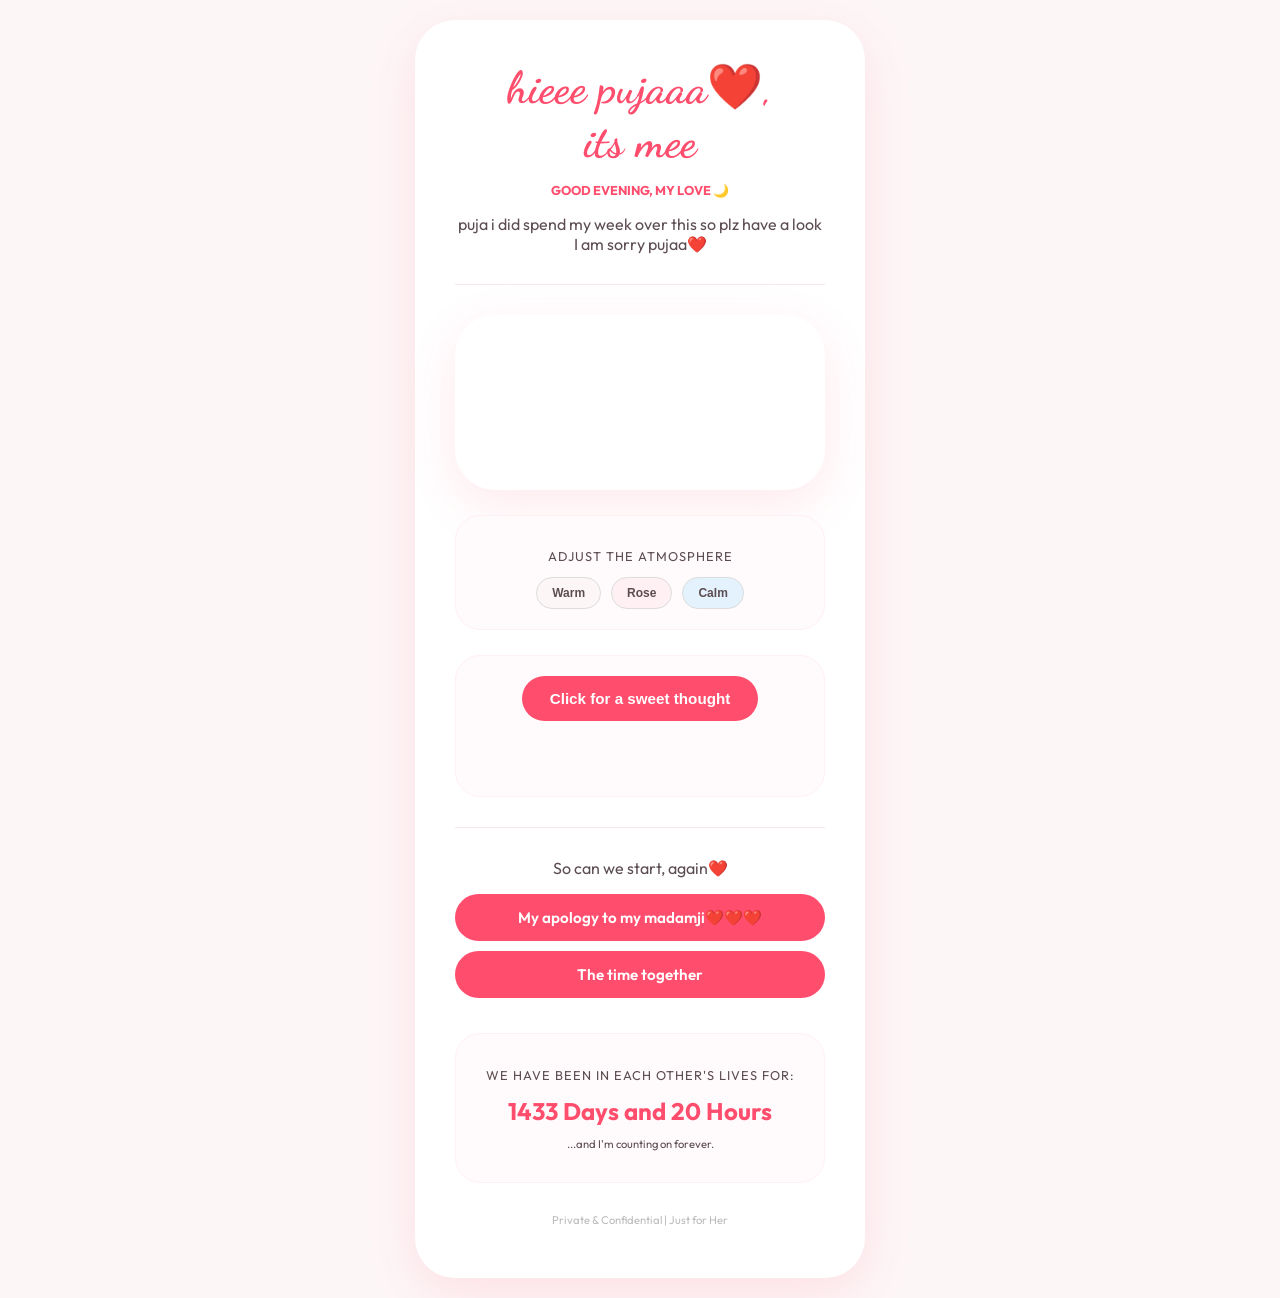
<file: index.html>
<!DOCTYPE html>
<html lang="en">
<head>
    <meta charset="UTF-8">
    <script>function createFloatingHeart() {
    const heart = document.createElement('div');
    heart.innerHTML = '❤️';
    heart.style.position = 'fixed';
    heart.style.bottom = '-20px';
    heart.style.left = Math.random() * 100 + 'vw';
    heart.style.fontSize = (Math.random() * 10 + 10) + 'px';
    heart.style.opacity = Math.random();
    heart.style.transition = 'transform 5s linear, opacity 5s linear';
    heart.style.pointerEvents = 'none';
    heart.style.zIndex = '0'; // Stays behind your content
    document.body.appendChild(heart);

    setTimeout(() => {
        heart.style.transform = `translateY(-110vh) rotate(${Math.random() * 360}deg)`;
        heart.style.opacity = '0';
    }, 100);

    setTimeout(() => heart.remove(), 6000);
}

// Create a new heart every 300ms
setInterval(createFloatingHeart, 300);</script>
    <meta name="viewport" content="width=device-width, initial-scale=1.0">
    <title>A Private Space | For You</title>
    <link rel="stylesheet" href="index.css">
    <link href="https://fonts.googleapis.com/css2?family=Dancing+Script:wght@600&family=Outfit:wght@300;600&display=swap" rel="stylesheet">
</head>
<body>
<div id="loader">
    <div class="heart-pulse">❤️</div>
</div>

    <div class="container">
        <div class="header-section">
            
            <h1>hieee pujaaa❤️,<br> its mee</h1>
            <p id="greeting" style="font-size: 0.8rem; font-weight: bold; color: #ff4d6d; text-transform: uppercase;"></p>
            <p>puja i did spend my week over this so plz have a look<br>I am sorry pujaa❤️</p>
        </div>

        <hr>
        <div class="container">
         <p id="typewriter" style="font-family: 'Dancing Script', cursive; font-size: 1.4rem; color: #ff4d6d; min-height: 50px;"></p>
        </div>  
        <script>const text = "I know things haven't been perfect... but I'm still here, and I'm still yours.";
        let i = 0;

        function typeWriter() {
            if (i < text.length) {
                document.getElementById("typewriter").innerHTML += text.charAt(i);
                i++;
                setTimeout(typeWriter, 100);
            }
        }
        // Start the effect after the page fades in
        window.addEventListener('load', () => setTimeout(typeWriter, 1500));</script>
        <div class="feature-box">
            <p style="font-size: 0.8rem; text-transform: uppercase; letter-spacing: 1px;">Adjust the Atmosphere</p>
            <div class="mood-btns">
                <button class="mood-btn" onclick="changeMood('#fdf6f7')" style="background: #fdf6f7; color: #5c4d51; border: 1px solid #ddd;">Warm</button>
                <button class="mood-btn" onclick="changeMood('#fff0f3')" style="background: #fff0f3; color: #5c4d51; border: 1px solid #ddd;">Rose</button>
                <button class="mood-btn" onclick="changeMood('#e3f2fd')" style="background: #e3f2fd; color: #5c4d51; border: 1px solid #ddd;">Calm</button>
            </div>
        </div>

        <div class="feature-box">
            <button onclick="showCompliment()">Click for a sweet thought</button>
            <p id="compliment-text" style="margin-top: 15px; font-style: italic; color: #ff4d6d; min-height: 24px;"></p>
        </div>


        <hr>

        <div class="nav-menu">
            <p>So can we start, again❤️</p>
            <a href="apology.html" class="btn main-btn">My apology to my madamji❤️❤️❤️</a>
            <a href="memories.html" class="btn main-btn">The time together</a>
            
        </div>
         <div class="feature-box">
            <p style="font-size: 0.8rem; letter-spacing: 1px;">WE HAVE BEEN IN EACH OTHER'S LIVES FOR:</p>
            <div id="together-counter" style="font-size: 1.5rem; font-weight: bold; color: #ff4d6d;"></div>
            <p style="font-size: 0.7rem;">...and I'm counting on forever.</p>
        </div>
        <footer>
            <p>Private & Confidential | Just for Her</p>
        </footer>
    </div>
    

    <script src="script.js"></script>
</body>
</html>
</file>
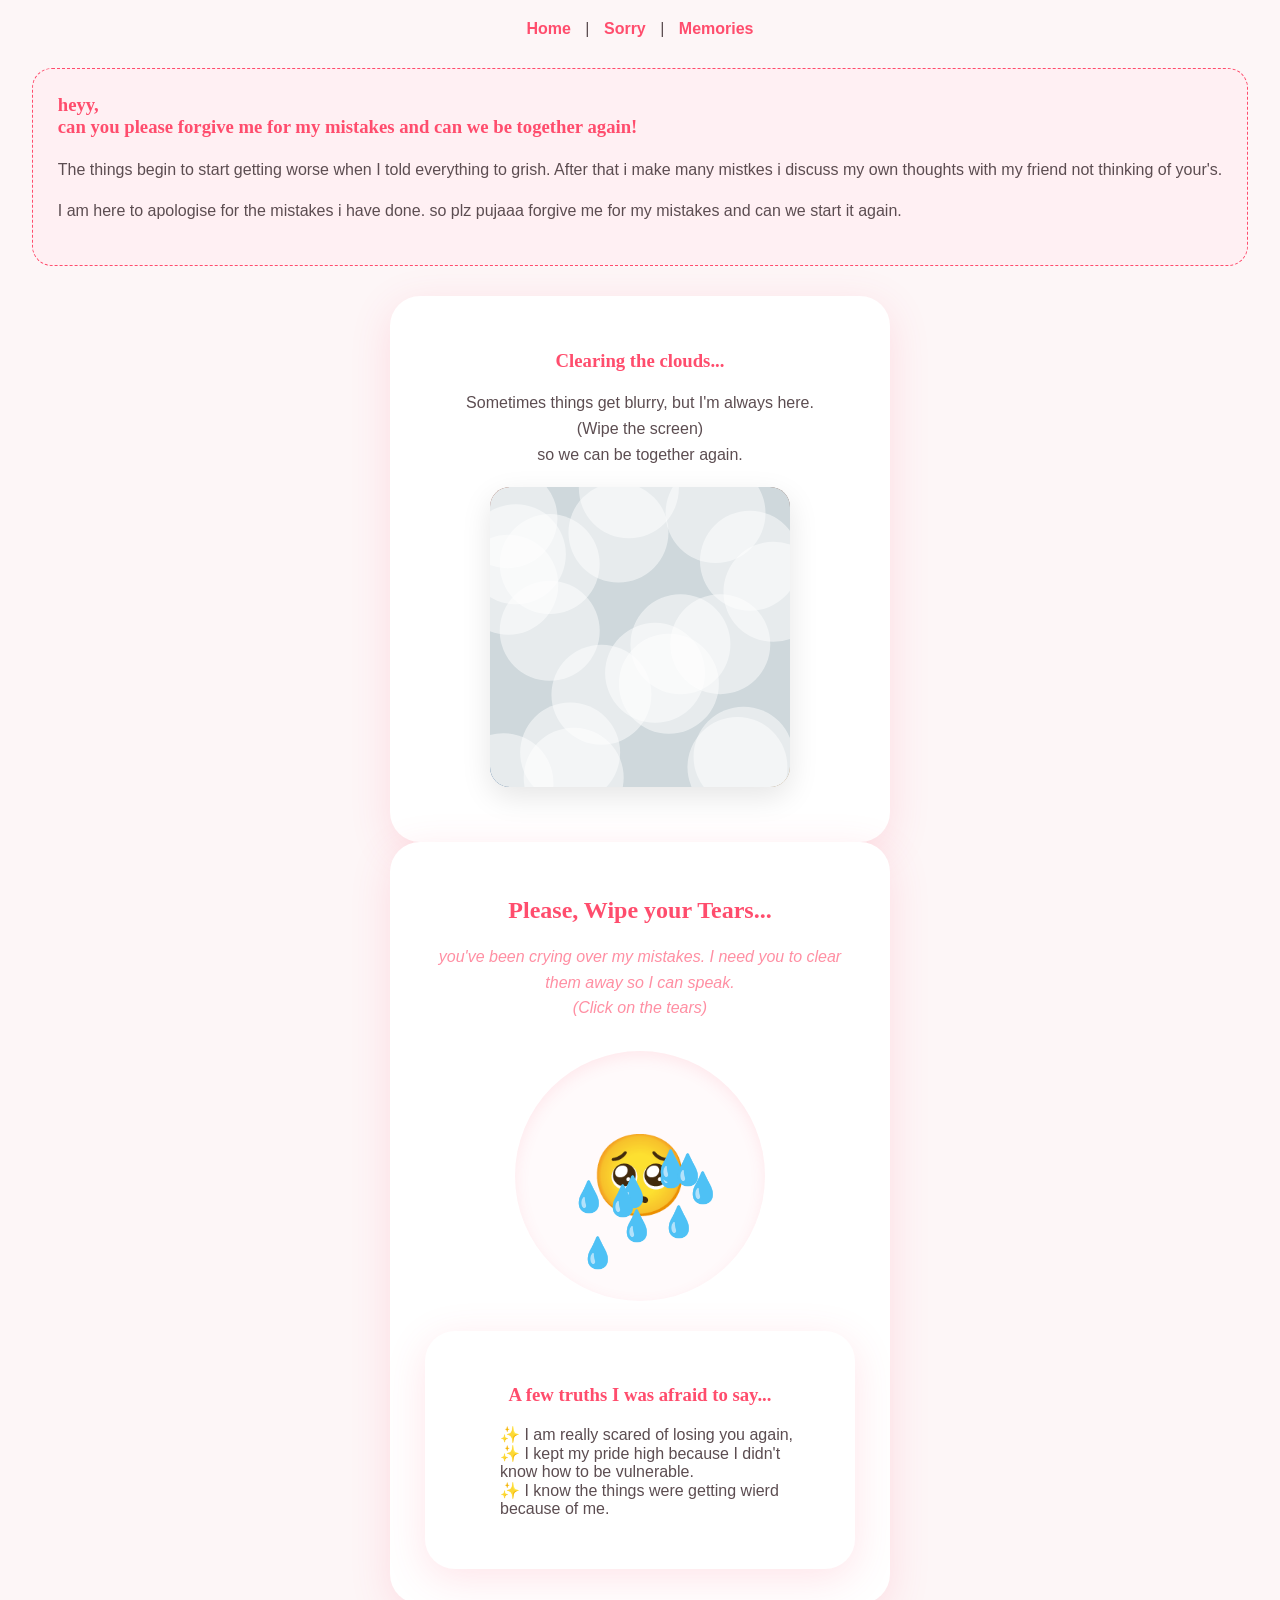
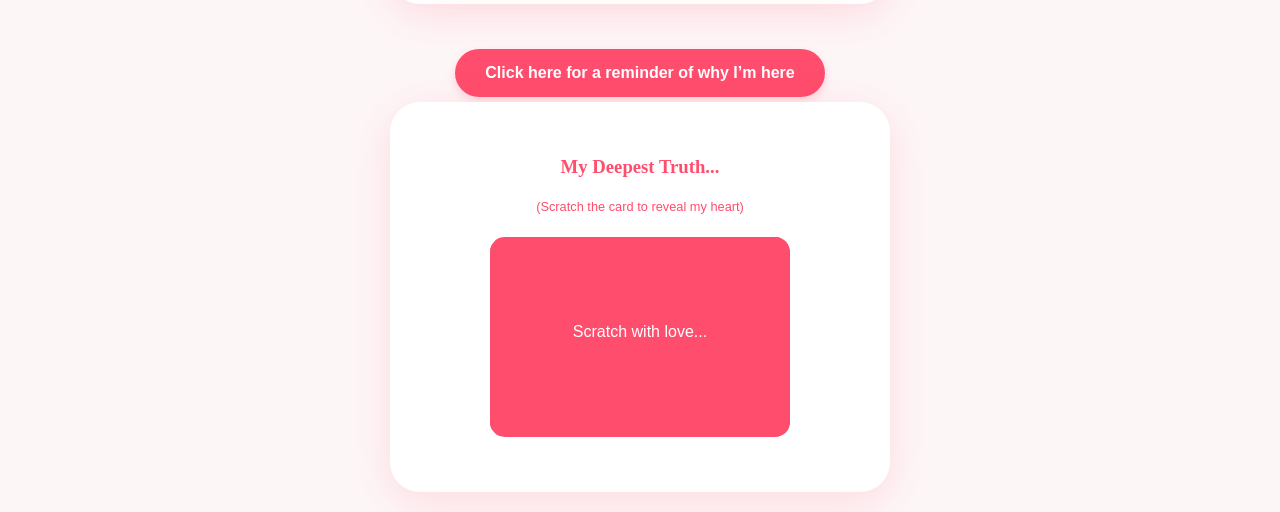
<file: apology.html>
<!DOCTYPE html>
<html lang="en">
<head>
    <meta charset="UTF-8">
    <meta name="viewport" content="width=1024">
    <meta name="viewport" content="width=device-width, initial-scale=1.0">
    <title>I am Sorry</title>
    <script>function createFloatingHeart() {
    const heart = document.createElement('div');
    heart.innerHTML = '❤️';
    heart.style.position = 'fixed';
    heart.style.bottom = '-20px';
    heart.style.left = Math.random() * 100 + 'vw';
    heart.style.fontSize = (Math.random() * 10 + 10) + 'px';
    heart.style.opacity = Math.random();
    heart.style.transition = 'transform 5s linear, opacity 5s linear';
    heart.style.pointerEvents = 'none';
    heart.style.zIndex = '0'; // Stays behind your content
    document.body.appendChild(heart);

    setTimeout(() => {
        heart.style.transform = `translateY(-110vh) rotate(${Math.random() * 360}deg)`;
        heart.style.opacity = '0';
    }, 100);

    setTimeout(() => heart.remove(), 6000);
}

// Create a new heart every 300ms
setInterval(createFloatingHeart, 300);</script>
    <link rel="stylesheet" href="un.css">
    <style>
        /* Special styles for the game area */
        #game-area {
            width: 250px;
            height: 250px;
            margin: 30px auto;
            position: relative;
            background: #fffafb;
            border-radius: 50%;
            display: flex;
            justify-content: center;
            align-items: center;
            font-size: 80px; /* Base face emoji size */
            cursor: pointer;
            box-shadow: inset 0 5px 15px rgba(255, 77, 109, 0.1);
        }
        .tear {
            position: absolute;
            font-size: 30px; /* Size of the water drops */
            transition: opacity 0.3s ease, transform 0.3s ease;
        }
        #apology-text {
            display: none; /* Text starts hidden */
            margin-top: 30px;
            text-align: left;
            border-top: 1px solid #eee;
            padding-top: 20px;
        }
        #game-instruction { margin-bottom: 20px; font-style: italic; color: #ff8fa3; }
    </style>
</head>
<body>
    <div id="loader">
    <div class="heart-pulse"></div>
</div>

     <div class="nav-bar">
    <a href="index.html">Home</a> | 
    <a href="apology.html">Sorry</a> | 
    <a href="memories.html">Memories</a>
</div>  
    
    <div style="background: #fff0f3; padding: 25px; border-radius: 20px; margin-bottom: 30px; border: 1px dashed #ff4d6d;">
    <h3 style="color: #ff4d6d; margin-top: 0;">heyy,<br> can you please forgive me for my mistakes and can we be together again!</h3>
    <p>The things begin to start getting worse when I told everything to grish. After that i make many mistkes i discuss my own thoughts with my friend not thinking of your's.</p>
    <p>I am here to apologise for the mistakes i have done. so plz pujaaa forgive me for my mistakes and can we start it again.</p>
</div>
<div class="container">
    <h3>Clearing the clouds...</h3>
    <p>Sometimes things get blurry, but I'm always here. <br>(Wipe the screen)<br> 
        so we can be together again.
    </p>
    
    <div id="fog-wrapper">
        <div id="hidden-photo"></div>
        <canvas id="fog-canvas"></canvas>
    </div>
</div>
    <div class="container">
        <h2>Please, Wipe your Tears...</h2>
        <p id="game-instruction">you've been crying over my mistakes. I need you to clear them away so I can speak.<br>(Click on the tears)</p>
        
        <div id="game-area">
            <span id="face">🥺</span> </div>

        <div id="apology-text">
    <h2 style="color: #ff4d6d; font-size: 2.2rem; margin-bottom: 20px;">I think you're ready to be better.</h2>
    
    <div style="text-align: left; line-height: 1.8; color: #5c4d51;">
        <p>You didn’t deserve the pain I caused. I think i was able to clear all the things i have done, whenever i think of u i regret about being so rude to you, even when you were so good to me.</p>

        <p>I know u have wasted so much time thinking of me but i can't resist that i was also doing the same. so i decided to make this apology website for you because i dont have anything to do.</p>

        <p>i think my self realisation is the heaviest thing i am carring now a days.</p>

        <p>And if you are thinking i did this all with AI and all so plz i create this whole thing only for you,<hr>4K5H_5606
        <div style="margin-top: 50px;">
    <h3>My Path Forward</h3>
    <p>I think i was wrong at the time when i reacted at you,you were listening to me even when the mistakes were mine</p>
    <div style="display: flex; flex-direction: column; gap: 10px; margin-top: 15px;">
        <div style="background: white; padding: 15px; border-radius: 10px; border: 1px solid #ff4d6d;">
            <strong> First:</strong> I am really so sorry because how i reacted you when i was angry was so wrong that I regret it later.
        </div>
        <div style="background: white; padding: 15px; border-radius: 10px; border: 1px solid #ff4d6d;">
            <strong>Second:</strong> I am really sorry for being so annoying to you.
        </div>
        <div style="background: white; padding: 15px; border-radius: 10px; border: 1px solid #ff4d6d;">
            <strong>Third:</strong> pujaaa you really matter to me more than even my self-respect, so please puja forgive me for my mistakes.  </div>
    </div>
</div>
        <p style="text-align: center; margin-top: 30px; font-size: 1.2rem; font-weight: bold;"><a href="future.html" class="btn">Can we try again?</a></p>
    </div>
</div>
<div class="container">
    <h3>A few truths I was afraid to say...</h3>
    <ul id="confession-list" style="text-align: left; list-style: none;">
        <li>✨ I am really scared of losing you again,</li>
        <li>✨ I kept my pride high because I didn't know how to be vulnerable.</li>
        <li>✨ I know the things were getting wierd because of me.</li>
    </ul>
</div>
    </div>
    
    <div style="margin-top: 40px; text-align: center;">
    <button onclick="showSurprise()" style="background: #ff4d6d; color: white; border: none; padding: 15px 30px; border-radius: 30px; cursor: pointer; font-size: 1rem;">
        Click here for a reminder of why I’m here
    </button>
    <p id="surprise" style="display: none; margin-top: 20px; font-size: 1.2rem; font-style: italic; color: #ff4d6d;">
        "Because the version of us that makes it through this will be stronger than anything else in the world. I still believe in 'us' more than I believe in anything else."
    </p>
</div>

<div class="container">
    <h3>My Deepest Truth...</h3>
    <p style="font-size: 0.8rem; color: #ff4d6d;">(Scratch the card to reveal my heart)</p>
    
    <div class="scratch-container">
        <div class="secret-para">
            <p>
                "In a world full of noise, you are my favorite sound. I’m sorry for the silence—I promise to be your safe place from now until forever. I love you, Pookie."</p>
        </div>
        <canvas id="scratch-canvas" width="300" height="200"></canvas>
    </div>
</div>
<script>function initScratchCard() {
    const canvas = document.getElementById('scratch-canvas');
    if (!canvas) return;
    const ctx = canvas.getContext('2d');
    
    // 1. Fill the canvas with a "Scratch Layer" color
    ctx.fillStyle = '#ff4d6d'; // You can also use a gradient or image here
    ctx.fillRect(0, 0, canvas.width, canvas.height);
    
    // Add some "shimmer" text to the scratch layer
    ctx.fillStyle = "white";
    ctx.font = "16px Arial";
    ctx.textAlign = "center";
    ctx.fillText("Scratch with love...", canvas.width/2, canvas.height/2);

    let isDrawing = false;

    function scratch(e) {
        if (!isDrawing) return;
        
        // Get correct coordinates for mouse or touch
        const rect = canvas.getBoundingClientRect();
        const x = (e.clientX || e.touches[0].clientX) - rect.left;
        const y = (e.clientY || e.touches[0].clientY) - rect.top;

        ctx.globalCompositeOperation = 'destination-out'; // The magic "eraser" mode
        ctx.beginPath();
        ctx.arc(x, y, 20, 0, Math.PI * 2); // Size of the scratch "brush"
        ctx.fill();
    }

    // Event Listeners for Mouse & Touch
    canvas.addEventListener('mousedown', () => isDrawing = true);
    canvas.addEventListener('touchstart', () => isDrawing = true);
    window.addEventListener('mouseup', () => isDrawing = false);
    window.addEventListener('touchend', () => isDrawing = false);
    canvas.addEventListener('mousemove', scratch);
    canvas.addEventListener('touchmove', scratch);
}

// Run it when the page loads
window.addEventListener('DOMContentLoaded', initScratchCard);</script>
<script>
    function showSurprise() {
        document.getElementById('surprise').style.display = 'block';
    }
</script>

    <script>
        // --- GAME LOGIC ---
        const gameArea = document.getElementById('game-area');
        const face = document.getElementById('face');
        const apologyText = document.getElementById('apology-text');
        const instruction = document.getElementById('game-instruction');
        const tearCount = 10; // Number of tears she has to click
        let remainingTears = tearCount;

        // Generate tears randomly inside the face area
        for (let i = 0; i < tearCount; i++) {
            const tear = document.createElement('span');
            tear.innerHTML = '💧';
            tear.className = 'tear';
            
            // Random position (adjusting slightly so they stay near the eyes/face)
            const randomTop = Math.random() * 60 + 20; // 20% to 80% from top
            const randomLeft = Math.random() * 60 + 20; // 20% to 80% from left
            
            tear.style.top = `${randomTop}%`;
            tear.style.left = `${randomLeft}%`;
            
            // When she clicks a tear
            tear.addEventListener('click', function(e) {
                // Prevent clicking on the 'face' beneath
                e.stopPropagation(); 
                
                // Animate and remove the tear
                this.style.opacity = '0';
                this.style.transform = 'scale(2)';
                
                setTimeout(() => {
                    this.remove();
                    remainingTears--;
                    
                    // Check if all tears are cleared
                    if (remainingTears === 0) {
                        endGame();
                    }
                }, 300);
            });
            
            gameArea.appendChild(tear);
        }

        function endGame() {
            face.innerHTML = '😌'; // Face changes to relief
            gameArea.style.cursor = 'default';
            instruction.innerHTML = "Thank you. Now, please read my heart.";
            
            // Show the apology text smoothly
            apologyText.style.display = 'block';
            apologyText.style.animation = 'fadeIn 1.5s';
        }
    </script>
    <style>
        /* Subtle fade-in animation */
        @keyframes fadeIn { from { opacity: 0; } to { opacity: 1; } }
    </style>


<script>
    const canvas = document.getElementById('scratch');
    const ctx = canvas.getContext('2d');
    ctx.fillStyle = "#ff4d6d";
    ctx.fillRect(0,0,300,100);
    
    canvas.onmousemove = (e) => {
        ctx.clearRect(e.offsetX, e.offsetY, 20, 20);
        if(e.offsetX > 250) document.getElementById('revealed').style.display = 'block';
    }
</script>
<script>function initFogEffect() {
    const canvas = document.getElementById('fog-canvas');
    if (!canvas) return;
    
    const ctx = canvas.getContext('2d');
    const container = document.getElementById('fog-wrapper');
    
    // Set canvas size to match the container
    canvas.width = container.offsetWidth;
    canvas.height = container.offsetHeight;

    // 1. Create the "Cloudy/Foggy" layer
    ctx.fillStyle = "#cfd8dc"; // Soft grey-blue cloud color
    ctx.fillRect(0, 0, canvas.width, canvas.height);
    
    // Add some "fog" texture
    ctx.fillStyle = "white";
    ctx.globalAlpha = 0.5;
    for(let i=0; i<20; i++) {
        ctx.beginPath();
        ctx.arc(Math.random()*canvas.width, Math.random()*canvas.height, 50, 0, Math.PI*2);
        ctx.fill();
    }
    ctx.globalAlpha = 1.0;

    let isWiping = false;

    function wipe(e) {
        if (!isWiping) return;
        
        const rect = canvas.getBoundingClientRect();
        const x = (e.clientX || e.touches[0].clientX) - rect.left;
        const y = (e.clientY || e.touches[0].clientY) - rect.top;

        // The "Erasing" effect
        ctx.globalCompositeOperation = 'destination-out';
        ctx.beginPath();
        ctx.arc(x, y, 30, 0, Math.PI * 2); // Size of the wipe
        ctx.fill();
    }

    // Mouse Events
    canvas.addEventListener('mousedown', () => isWiping = true);
    window.addEventListener('mouseup', () => isWiping = false);
    canvas.addEventListener('mousemove', wipe);

    // Touch Events (Mobile)
    canvas.addEventListener('touchstart', (e) => { isWiping = true; wipe(e); });
    canvas.addEventListener('touchend', () => isWiping = false);
    canvas.addEventListener('touchmove', (e) => { e.preventDefault(); wipe(e); });
}

// Ensure it runs after the page is fully loaded
window.addEventListener('load', initFogEffect);</script>
<script>function setGreeting() {
    const hour = new Date().getHours();
    let greeting = "";
    if (hour < 12) greeting = "Good Morning, My Sunshine ☀️";
    else if (hour < 18) greeting = "Good Afternoon, Beautiful ✨";
    else greeting = "Good Evening, My Love 🌙";
    
    document.getElementById('greeting').innerHTML = greeting;
}
window.addEventListener('load', setGreeting);

// This makes the browser tab "blink" with a heart
let heartToggle = true;
setInterval(() => {
    if (heartToggle) {
        document.title = "❤️ Aksh loves you";
    } else {
        document.title = "💖 Always & Forever";
    }
    heartToggle = !heartToggle;
}, 2000);</script>
</body>
</html>
</file>
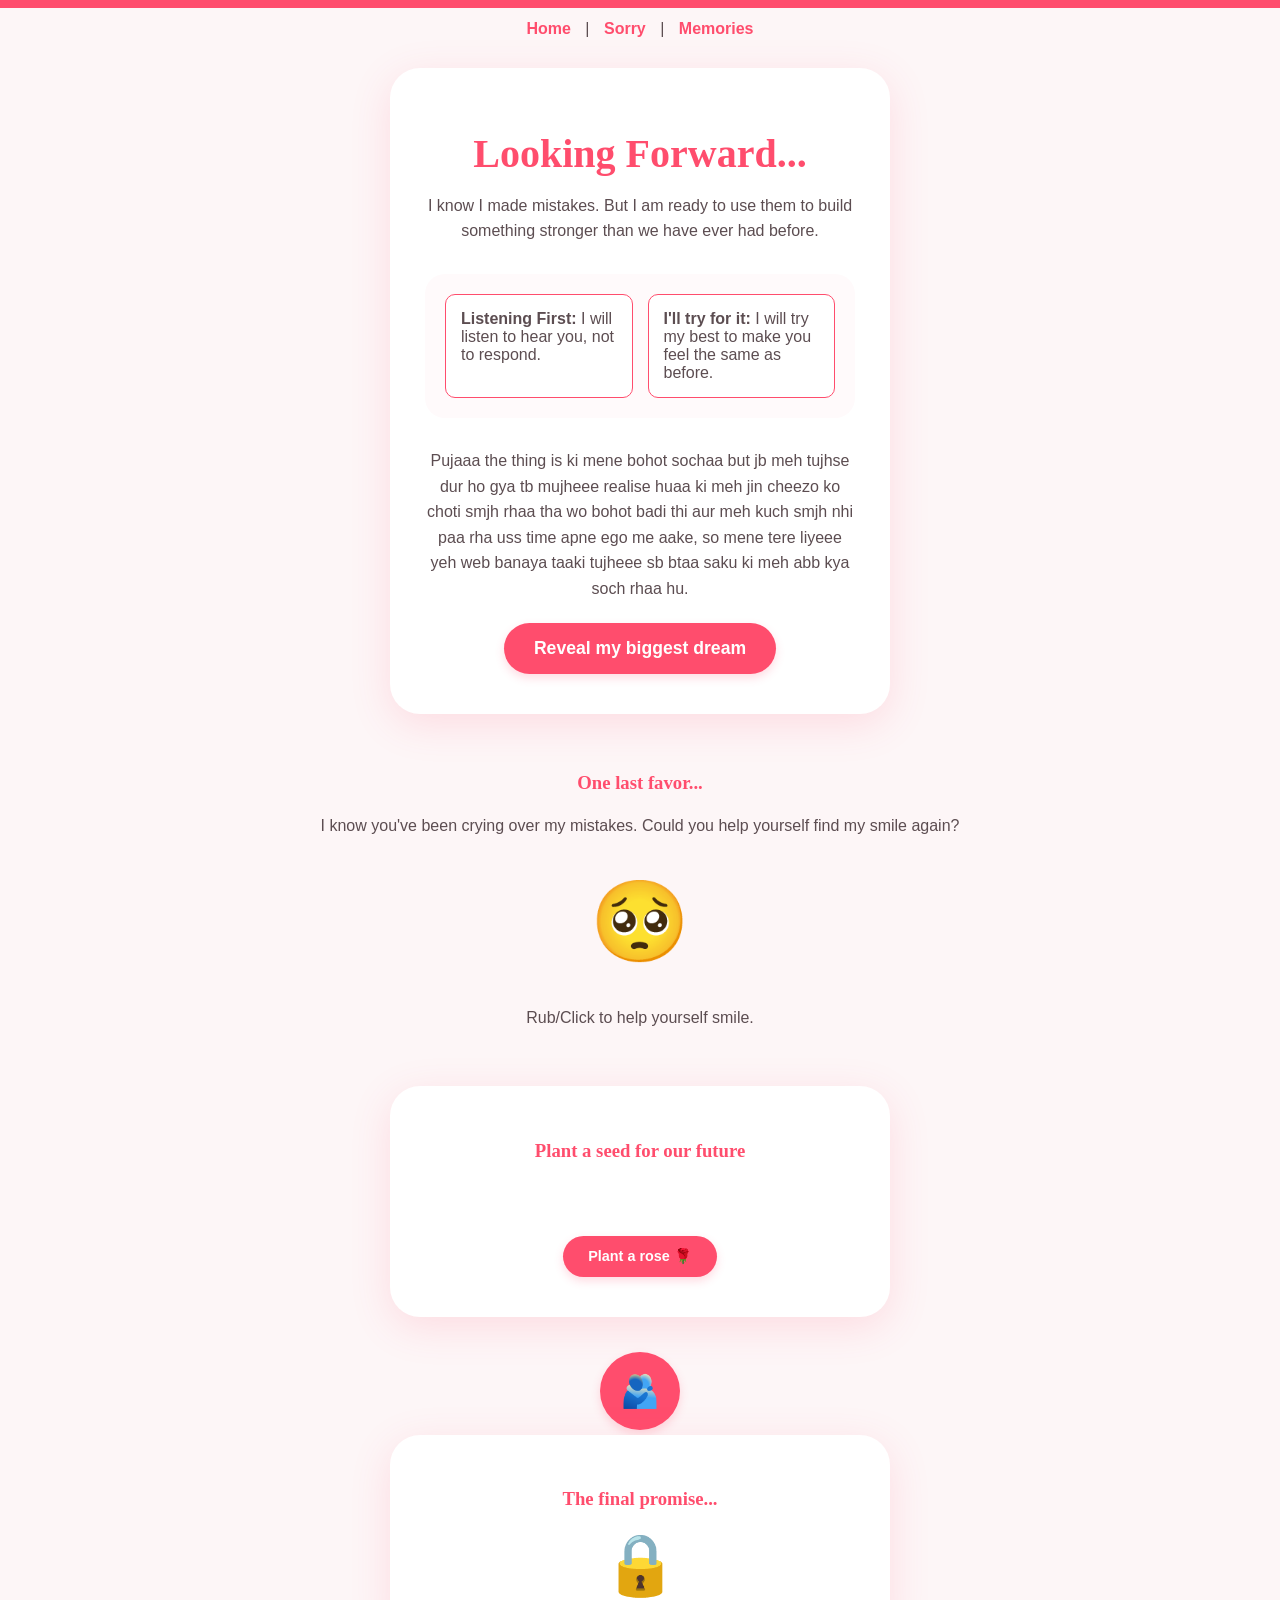
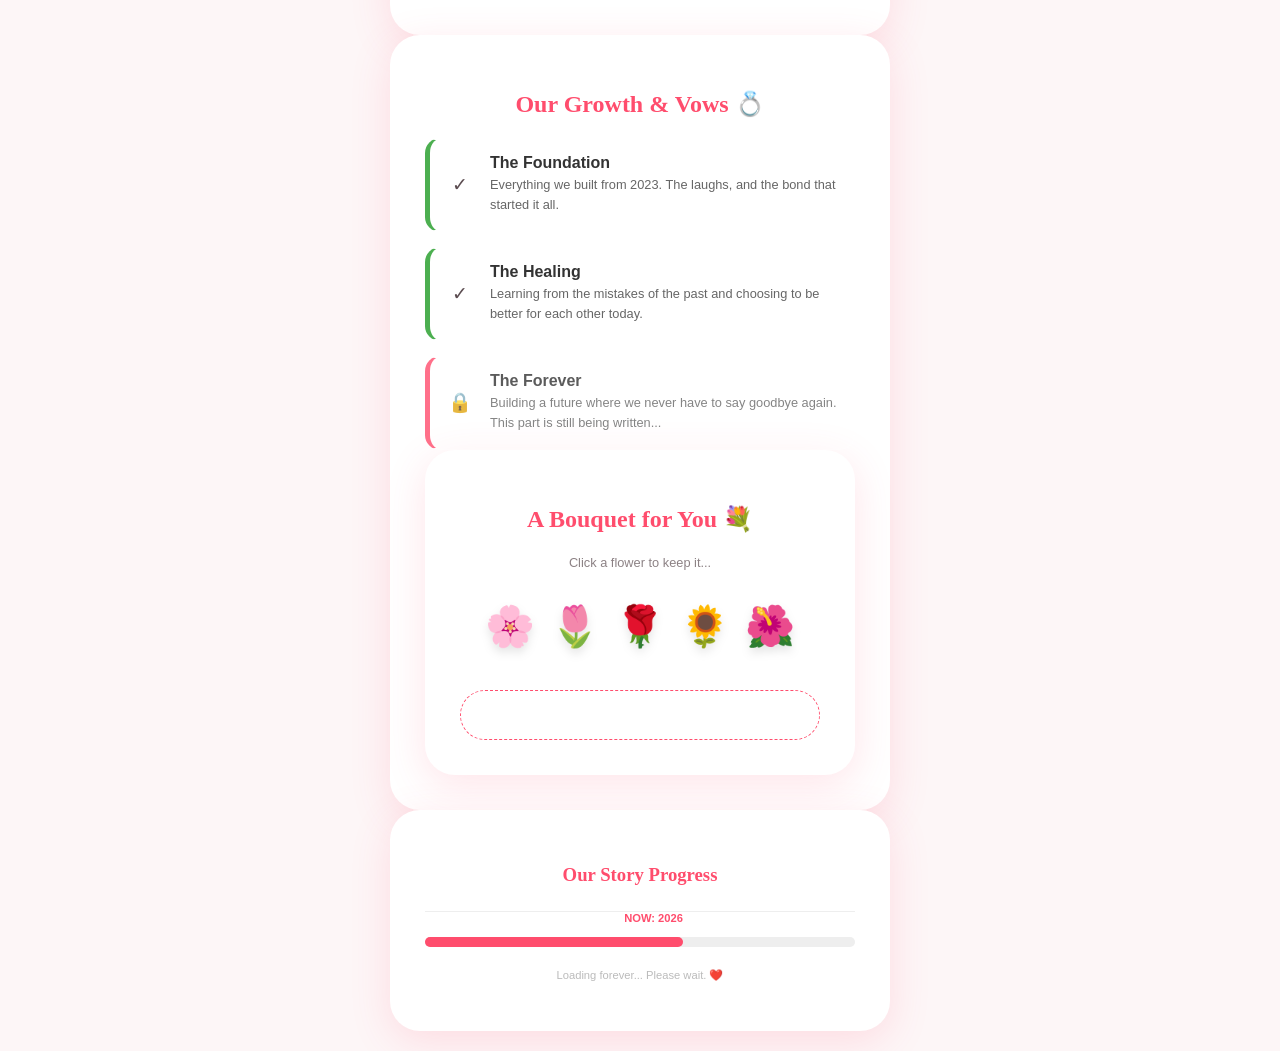
<file: future.html>
<!DOCTYPE html>
<html lang="en">
<head>
    <meta charset="UTF-8">
    <meta name="viewport" content="width=1024">
    <meta name="viewport" content="width=device-width, initial-scale=1.0">
    <title>Our Future</title>
    <script>function createFloatingHeart() {
    const heart = document.createElement('div');
    heart.innerHTML = '❤️';
    heart.style.position = 'fixed';
    heart.style.bottom = '-20px';
    heart.style.left = Math.random() * 100 + 'vw';
    heart.style.fontSize = (Math.random() * 10 + 10) + 'px';
    heart.style.opacity = Math.random();
    heart.style.transition = 'transform 5s linear, opacity 5s linear';
    heart.style.pointerEvents = 'none';
    heart.style.zIndex = '0'; // Stays behind your content
    document.body.appendChild(heart);

    setTimeout(() => {
        heart.style.transform = `translateY(-110vh) rotate(${Math.random() * 360}deg)`;
        heart.style.opacity = '0';
    }, 100);

    setTimeout(() => heart.remove(), 6000);
}

// Create a new heart every 300ms
setInterval(createFloatingHeart, 300);</script>
    <link rel="stylesheet" href="un.css">
    <style>
        /* Progress Bar: She feels the end is near */
        #progress {
            position: fixed; top: 0; left: 0; width: 100%; height: 8px;
            background: #fdf6f7; z-index: 1000;
        }
        #progress-bar {
            height: 100%; width: 0%; background: #ff4d6d;
            transition: width 1s ease;
        }
        
        /* Box to contain the 'vision board' and the secret */
        .vision-board {
            display: grid; grid-template-columns: 1fr 1fr; gap: 15px;
            margin: 30px 0; padding: 20px;
            background: #fffafb; border-radius: 20px;
            text-align: left;
        }
        .vision-item {
            background: white; padding: 15px; border-radius: 10px;
            border: 1px solid #ff4d6d;
        }
        
        /* The Secret Area: This is where we hide the proposal */
        #secret-message {
            display: none; /* Text starts invisible */
            margin-top: 30px; border-top: 1px dashed #eee;
            padding-top: 20px; background: #fdf6f7;
            border-radius: 15px; padding: 25px;
        }
        
        /* The Unlock Button */
        #unlock-btn {
            background: #ff4d6d; color: white; border: none;
            padding: 15px 30px; border-radius: 30px; cursor: pointer;
            font-size: 1.1rem; transition: transform 0.2s;
        }
        #unlock-btn:hover { transform: scale(1.05); }
    </style>
</head>
<body onload="fillProgress()">
 <div class="nav-bar">
    <a href="index.html">Home</a> | 
    <a href="apology.html">Sorry</a> | 
    <a href="memories.html">Memories</a>
    
</div>
    <div id="progress"><div id="progress-bar"></div></div>

    <div class="container">
        <h1>Looking Forward...</h1>
        <p>I know I made mistakes. But I am ready to use them to build something stronger than we have ever had before.</p>
        
        <div class="vision-board">
            <div class="vision-item"><strong> Listening First:</strong> I will listen to hear you, not to respond.</div>
            <div class="vision-item"><strong> I'll try for it:</strong> I will try my best to make you feel the same as before.</div>
        </div>
        
        <p>Pujaaa the thing is ki mene bohot sochaa but jb meh tujhse dur ho gya tb mujheee realise huaa ki meh jin cheezo ko choti smjh rhaa tha wo bohot badi thi aur meh kuch smjh nhi paa rha uss time apne ego me aake, so mene tere liyeee yeh web banaya taaki tujheee sb btaa saku ki meh abb kya soch rhaa hu.</p>
        
        <button id="unlock-btn" onclick="revealSecret()">Reveal my biggest dream</button>
        
        <div id="secret-message">
            <h2>A Vision for Us</h2>
            <div style="line-height: 1.8; text-align: left;">
                <p>I don’t just want us to go back. I want us to build a future that is completely secure. A future based on trust, respect, and a love that never fades.</p>
                <p>I am ready to do the work. I am ready to earn my place back, one day at a time, for as long as it takes. <strong>And my biggest dream... is that one day, when we are ready, we can make this permanent. I have a vision of a day where I ask you a simple question, and I can put a promise on your finger to keep you safe and loved, forever.</strong></p>
                <p>If you give me the chance to show you I've changed, that is the future I am building for us. Do you think we can start with just one coffee?</p>
            </div>
            <a href="mailto:her-email@example.com?subject=Re: Our Future" class="btn">Reply to me</a>
        </div>
        
    </div>
    <div id="game-zone" style="text-align: center; margin: 40px 0;">
    <h3>One last favor...</h3>
    <p>I know you've been crying over my mistakes. Could you help yourself find my smile again?</p>
    
    <div id="face-box" style="font-size: 80px; cursor: pointer; transition: 0.3s; padding: 20px;">
        <span id="face-emoji">🥺</span>
    </div>
    <p id="instruction">Rub/Click to help yourself smile.</p>
</div>

<div id="secret-message" style="display:none; background: #fffafb; padding: 30px; border-radius: 20px; border: 1px dashed #ff4d6d;">
    <h2>Thank you for this...</h2>
    <p>You’ve seen the vision I have for us, and you know how much I want to make things right. But I don't want to rush you. I just want to be close to you again.</p>
    <p><strong>My request is simple:</strong> Whenever you feel ready, could you spare just one hour of your day for me? No pressure, no demands—just one hour for us to talk, to breathe, and to start over.</p>
    <a href="mailto:her-email@example.com?subject=I'd like to talk" class="btn">Click here to choose a time</a>
</div>
<div class="container">
    <h3>Plant a seed for our future</h3>
    <div id="garden" style="font-size: 30px; min-height: 50px;"></div>
    <button onclick="plantFlower()">Plant a rose 🌹</button>
</div>

<script>
    function plantFlower() {
        document.getElementById('garden').innerHTML += '🌹';
    }
</script>
<div style="text-align: center; margin-top: 30px;">
    <button onclick="hug()" style="background: #ff4d6d; color: white; padding: 20px; border-radius: 50%; border: none; cursor: pointer; font-size: 2rem;">
        🫂
    </button>
    <p id="hug-msg" style="display:none; margin-top: 10px;">Sending you the biggest hug. I wish I was there.</p>
</div>
<div class="container" style="text-align: center;">
    <h3>The final promise...</h3>
    <div id="lock" onclick="unlockPromise()" style="font-size: 60px; cursor: pointer;">🔒</div>
    <div id="promise-text" style="display:none; padding: 20px; border: 2px dashed #ff4d6d; border-radius: 20px;">
        <p>This is my vow to you: I will be your safe place, your listener, and your biggest fan. I have a vision of our future where I put a ring on your finger, not to own you, but to promise you that you never have to walk alone again.</p>
    </div>
</div>
<div class="container">
    <h2 class="section-title">Our Growth & Vows 💍</h2>
    <div class="vow-list">
        <div class="vow-item unlocked">
            <div class="vow-status">✓</div>
            <div class="vow-text">
                <strong>The Foundation</strong>
                <p>Everything we built from 2023. The laughs, and the bond that started it all.</p>
            </div>
        </div>

        <div class="vow-item unlocked">
            <div class="vow-status">✓</div>
            <div class="vow-text">
                <strong>The Healing</strong>
                <p>Learning from the mistakes of the past and choosing to be better for each other today.</p>
            </div>
        </div>

        <div class="vow-item locked">
            <div class="vow-status">🔒</div>
            <div class="vow-text">
                <strong>The Forever</strong>
                <p>Building a future where we never have to say goodbye again. This part is still being written...</p>
            </div>
        </div>
    </div>
    <script>document.querySelector('.vow-item.locked').addEventListener('click', function() {
    alert("This part of our story is currently under construction. I need you to help me finish it. ❤️");
});</script>
    <div class="container">
    <h2 class="section-title">A Bouquet for You 💐</h2>
    <p style="font-size: 0.8rem; opacity: 0.7;">Click a flower to keep it...</p>
    
    <div class="flower-shop">
        <div class="flower-item" onclick="pickFlower(this, '🌸')">🌸</div>
        <div class="flower-item" onclick="pickFlower(this, '🌷')">🌷</div>
        <div class="flower-item" onclick="pickFlower(this, '🌹')">🌹</div>
        <div class="flower-item" onclick="pickFlower(this, '🌻')">🌻</div>
        <div class="flower-item" onclick="pickFlower(this, '🌺')">🌺</div>
    </div>

    <div id="your-bouquet"></div>
</div>
</div>
<script>function pickFlower(el, emoji) {
    const bouquet = document.getElementById('your-bouquet');
    
    // Create the new flower for the bouquet
    const newFlower = document.createElement('span');
    newFlower.innerHTML = emoji;
    newFlower.className = 'flower-falling';
    newFlower.style.fontSize = '1.8rem';
    
    // Add it to the bouquet
    bouquet.appendChild(newFlower);

    // Add a little bounce to the shop item
    el.style.transform = 'scale(0.8)';
    setTimeout(() => {
        el.style.transform = 'scale(1)';
    }, 100);

    // If she picks 5 flowers, show a hidden message!
    if (bouquet.children.length === 5) {
        const secretMsg = document.createElement('p');
        secretMsg.innerHTML = "A full bouquet for the girl who deserves the world. ❤️";
        secretMsg.style.color = "#ff4d6d";
        secretMsg.style.fontSize = "0.9rem";
        secretMsg.style.marginTop = "10px";
        secretMsg.style.width = "100%";
        bouquet.appendChild(secretMsg);
    }
}</script>
</div>
<script>
document.querySelectorAll('.date-card').forEach(card => {
    card.addEventListener('click', () => {
        card.style.transform = 'scale(0.95)';
        setTimeout(() => {
            card.style.transform = 'translateX(10px)';
            // You could even trigger a small heart explosion here!
        }, 100);
    });
});</script>
<div class="container">
    <h3>Our Story Progress</h3>
    <hr>
    <div class="progress-wrapper" style="background: #eee; border-radius: 20px; height: 10px; width: 100%; position: relative; margin: 20px 0;">
        <div id="progress-fill" style="background: #ff4d6d; width: 60%; height: 100%; border-radius: 20px; position: relative;">
            <span style="position: absolute; right: 0; top: -25px; font-size: 0.7rem; color: #ff4d6d; font-weight: bold;">NOW: 2026</span>
        </div>
    </div>
    <p style="font-size: 0.7rem; color: #bbb;">Loading forever... Please wait. ❤️</p>
</div>
<script>
    function unlockPromise() {
        document.getElementById('lock').innerHTML = '💍';
        document.getElementById('promise-text').style.display = 'block';
    }
</script>

<script>
    function hug() {
        document.getElementById('hug-msg').style.display = 'block';
    }
</script>
<script>
    let clicks = 0;
    const face = document.getElementById('face-emoji');
    const box = document.getElementById('face-box');
    const secret = document.getElementById('secret-message');
    const instr = document.getElementById('instruction');

    box.onclick = () => {
        clicks++;
        // Make it grow or shake to feel like she's "wiping" it
        box.style.transform = `scale(${1 + clicks/10})`;
        
        if (clicks >= 5) {
            face.innerHTML = '😊'; // HE SMILES!
            box.style.cursor = 'default';
            instr.innerHTML = "You made yourself smile again. Thank you.";
            
            // Reveal the request
            secret.style.display = 'block';
            secret.style.animation = 'fadeIn 2s';
        }
    };
</script>

    <script>
        // Progress Bar effect: She feels the end of the journey
        function fillProgress() {
            setTimeout(() => {
                document.getElementById('progress-bar').style.width = '100%';
            }, 500);
        }

        // --- GAME LOGIC ---
        function revealSecret() {
            // Unlock the secret message smoothly
            const secret = document.getElementById('secret-message');
            const btn = document.getElementById('unlock-btn');
            
            secret.style.display = 'block';
            secret.style.animation = 'fadeIn 2s';
            
            // The button disappears, she cannot click it again
            btn.style.display = 'none';
        }
    </script>
    <script>function sendFlower() {
    const flowers = ['🌹', '🌸', '💐', '🌻', '🌷'];
    const flower = flowers[Math.floor(Math.random() * flowers.length)];
    const garden = document.getElementById('digital-bouquet');
    const span = document.createElement('span');
    span.innerHTML = flower;
    span.className = 'falling-flower';
    garden.appendChild(span);
}   </script>
    <style>
        /* Slow, deliberate fade-in for the secret message */
        @keyframes fadeIn { from { opacity: 0; } to { opacity: 1; } }
    </style>
</body>
</html>
</file>
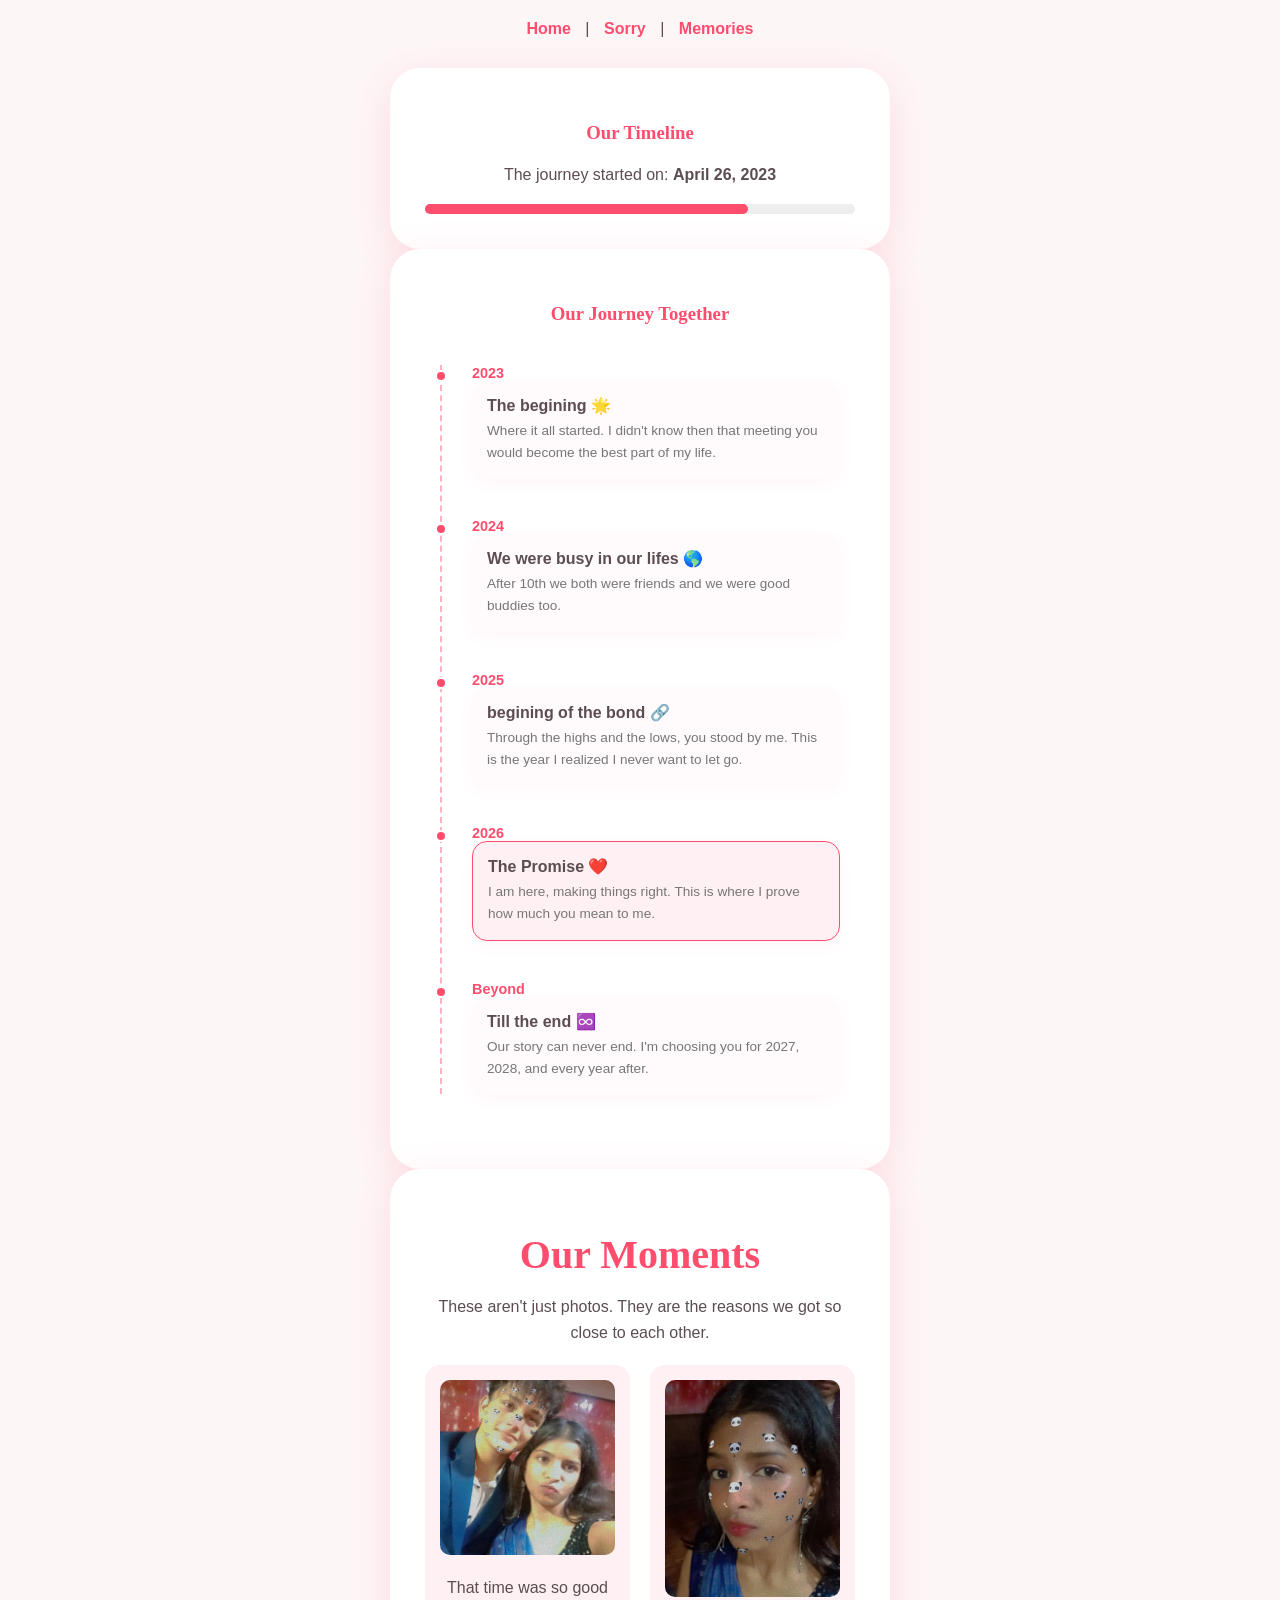
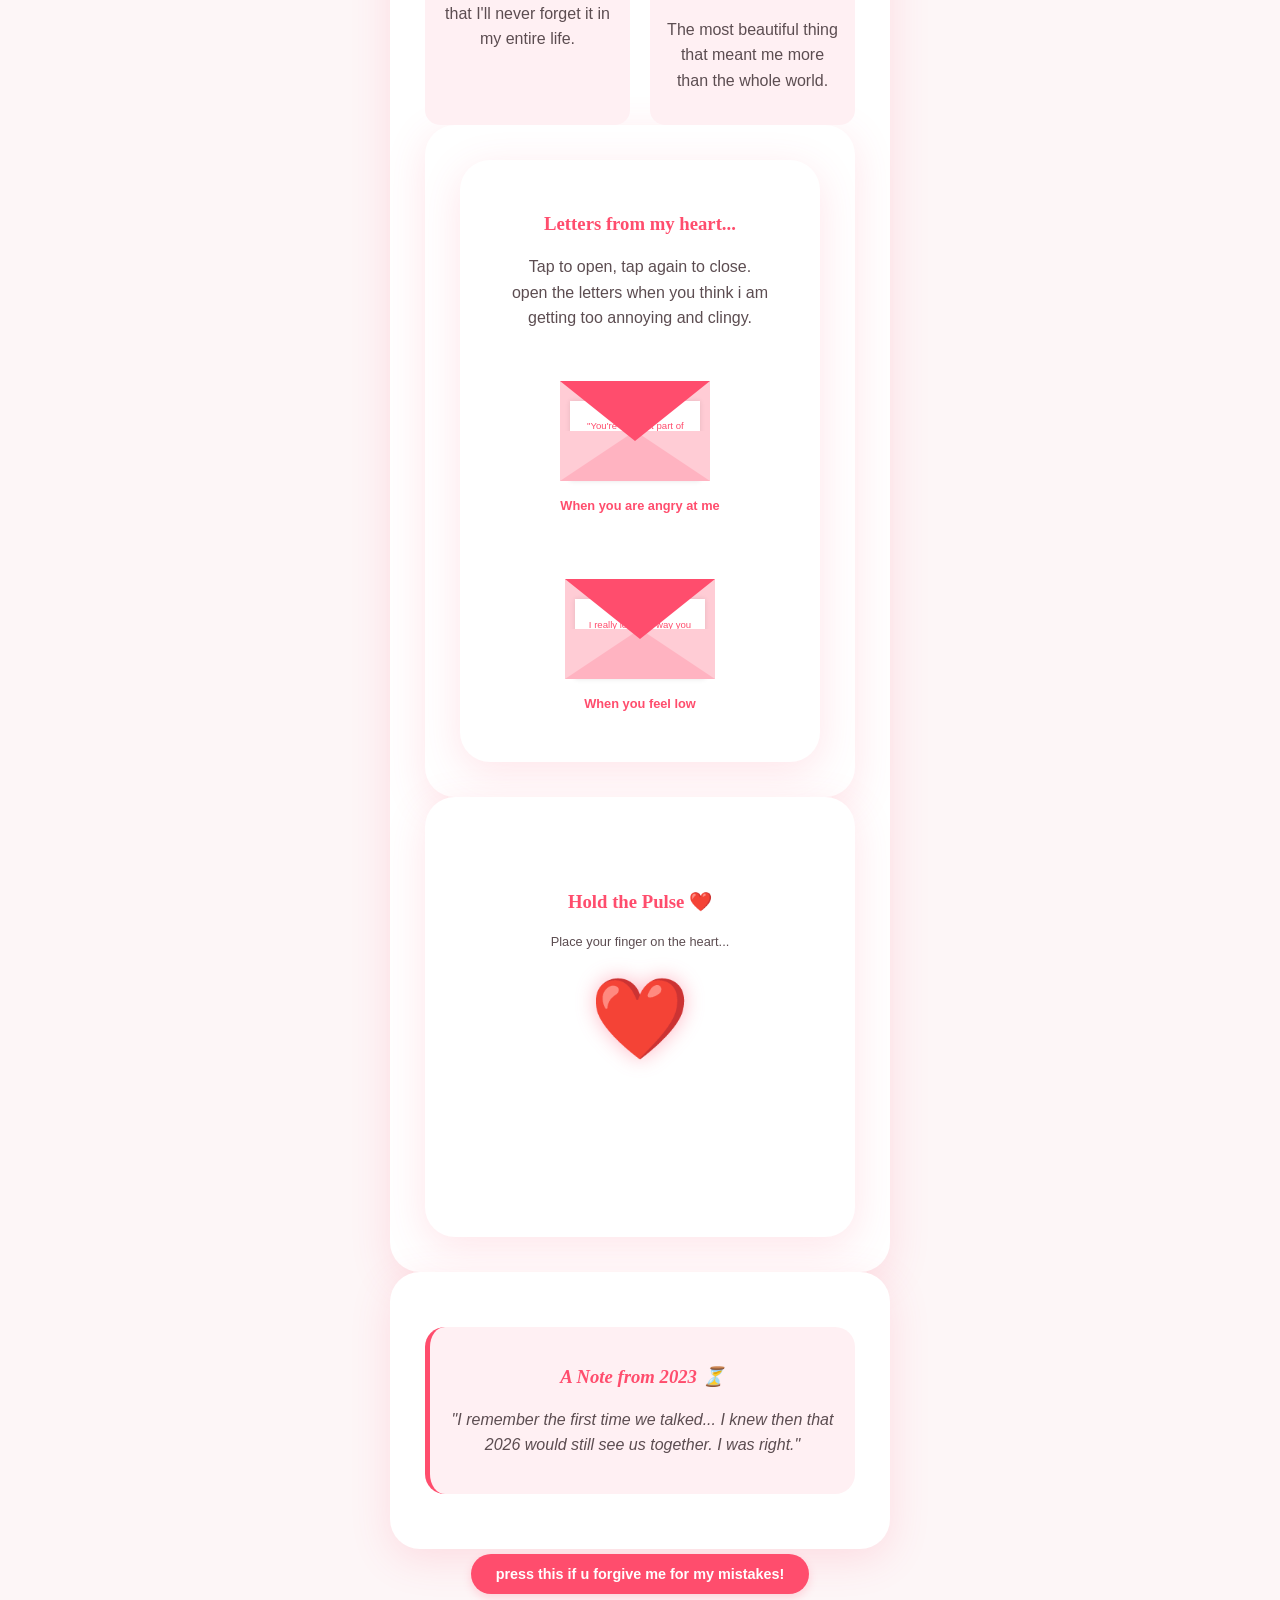
<file: memories.html>
<!DOCTYPE html>
<html>
<head>
    <link rel="stylesheet" href="un.css">
    <meta name="viewport" content="width=1024">
    <script>function createFloatingHeart() {
    const heart = document.createElement('div');
    heart.innerHTML = '❤️';
    heart.style.position = 'fixed';
    heart.style.bottom = '-20px';
    heart.style.left = Math.random() * 100 + 'vw';
    heart.style.fontSize = (Math.random() * 10 + 10) + 'px';
    heart.style.opacity = Math.random();
    heart.style.transition = 'transform 5s linear, opacity 5s linear';
    heart.style.pointerEvents = 'none';
    heart.style.zIndex = '0'; // Stays behind your content
    document.body.appendChild(heart);

    setTimeout(() => {
        heart.style.transform = `translateY(-110vh) rotate(${Math.random() * 360}deg)`;
        heart.style.opacity = '0';
    }, 100);

    setTimeout(() => heart.remove(), 6000);
}

// Create a new heart every 300ms
setInterval(createFloatingHeart, 300);</script>
    <style>
        .gallery { display: grid; grid-template-columns: repeat(auto-fit, minmax(200px, 1fr)); gap: 20px; margin-top: 20px; }
        .memory-card { background: #fff0f3; padding: 15px; border-radius: 15px; }
        .memory-card img { width: 100%; border-radius: 10px; }
    </style>
</head>
<body>
     <div class="nav-bar">
    <a href="index.html">Home</a> | 
    <a href="apology.html">Sorry</a> | 
    <a href="memories.html">Memories</a>
   
    
</div>
    <div class="container">
    <h3>Our Timeline</h3>
    <p>The journey started on: <strong>April 26, 2023</strong></p>
    <div style="height: 10px; width: 100%; background: #eee; border-radius: 5px;">
        <div style="height: 100%; width: 75%; background: #ff4d6d; border-radius: 5px;"></div>
    </div>
</div>
<div class="container">
    <h3>Our Journey Together</h3>
    <div class="timeline">
        <div class="timeline-item">
            <div class="timeline-dot"></div>
            <div class="timeline-date">2023</div>
            <div class="timeline-content">
                <h4>The begining 🌟</h4>
                <p>Where it all started. I didn't know then that meeting you would become the best part of my life.</p>
            </div>
        </div>

        <div class="timeline-item">
            <div class="timeline-dot"></div>
            <div class="timeline-date">2024</div>
            <div class="timeline-content">
                <h4>We were busy in our lifes 🌎</h4>
                <p>After 10th we both were friends and we were good buddies too.</p>
            </div>
        </div>

        <div class="timeline-item">
            <div class="timeline-dot"></div>
            <div class="timeline-date">2025</div>
            <div class="timeline-content">
                <h4>begining of the bond 🔗</h4>
                <p>Through the highs and the lows, you stood by me. This is the year I realized I never want to let go.</p>
            </div>
        </div>

        <div class="timeline-item highlight">
            <div class="timeline-dot"></div>
            <div class="timeline-date">2026</div>
            <div class="timeline-content">
                <h4>The Promise ❤️</h4>
                <p>I am here, making things right. This is where I prove how much you mean to me.</p>
            </div>
        </div>

        <div class="timeline-item infinite">
            <div class="timeline-dot pulsing"></div>
            <div class="timeline-date">Beyond</div>
            <div class="timeline-content">
                <h4>Till the end ♾️</h4>
                <p>Our story can never end. I'm choosing you for 2027, 2028, and every year after.</p>
            </div>
        </div>
    </div>
</div>
    <div class="container">
        <h1>Our Moments</h1>
        <p>These aren't just photos. They are the reasons we got so close to each other.</p>
        
        <div class="gallery">
            <div class="memory-card">
                <img src="WhatsApp Image 2026-04-19 at 11.39.41 AM (1).jpeg" alt="Memory">
                <p>That time was so good that I'll never forget it in my entire life.</p>
            </div>
            <div class="memory-card">
                <img src="WhatsApp Image 2026-04-19 at 11.39.41 AM.jpeg" alt="Memory">
                <p>The most beautiful thing that meant me more than the whole world.</p>
            </div>
        </div>
        <div class="container">
   <div class="container">
    <h3>Letters from my heart...</h3>
    <p>Tap to open, tap again to close.<br>
    open the letters when you think i am getting too annoying and clingy.
    </p>

    <div class="envelopes-container">
        <label class="envelope-wrapper">
            <input type="checkbox" class="letter-check">
            <div class="envelope">
                <div class="back"></div>
                <div class="letter">
                    <p>"You're the best part of my life since 2023, and I hate being the reason you're sad.✨"</p>
                </div>
                <div class="front"></div>
                <div class="top"></div>
            </div>
            <p class="label-text">When you are angry at me</p>
        </label>

        <label class="envelope-wrapper">
            <input type="checkbox" class="letter-check">
            <div class="envelope">
                <div class="back"></div>
                <div class="letter">
                    <p>I really love the way you make me feel, when u are around.</p>
                </div>
                <div class="front"></div>
                <div class="top"></div>
            </div>
            <p class="label-text">When you feel low</p>
        </label>
    </div>
    </div>

    </div>
    <div class="container">
    <div class="heart-pulse-section">
        <h3 class="section-title">Hold the Pulse ❤️</h3>
        <p style="font-size: 0.8rem; margin-bottom: 20px;">Place your finger on the heart...</p>
        
        <div id="love-pulse-heart" onmouseover="startHeartbeat()" onmouseleave="stopHeartbeat()" ontouchstart="startHeartbeat()" ontouchend="stopHeartbeat()">
            <div class="inner-heart">❤️</div>
        </div>
        
        <div id="heart-message" class="hidden-fade">
            "My heart has been beating for you since 2023... <br> 
            and it hasn't skipped a beat since."
        </div>
    </div>
</div>
    </div>


    <div class="container">
        <div class="time-capsule">
            <h3>A Note from 2023 ⏳</h3>
            <p class="capsule-text">"I remember the first time we talked... I knew then that 2026 would still see us together. I was right."</p>
        </div>
    </div>
        <a href="future.html" class="btn">press this if u forgive me for my mistakes!</a>
    </div>
<script src="script.js"></script>
</body>
</html>
</file>
<file: index.css>
/* Master Styling */
* { box-sizing: border-box; }

body {
    background-color: #fdf6f7;
    color: #5c4d51;
    font-family: 'Outfit', sans-serif;
    margin: 0;
    min-height: 100vh;
    display: flex;
    justify-content: center;
    align-items: center;
    padding: 20px;
    transition: background-color 0.8s ease; /* Smooth mood transition */
}

.container {
    background: white;
    padding: 40px;
    border-radius: 40px;
    box-shadow: 0 15px 50px rgba(255, 77, 109, 0.12);
    max-width: 450px;
    width: 100%;
    text-align: center;
}

h1 {
    font-family: 'Dancing Script', cursive;
    color: #ff4d6d;
    font-size: 2.8rem;
    margin: 0;
}

.feature-box {
    margin: 25px 0;
    padding: 20px;
    background: #fffafb;
    border-radius: 25px;
    border: 1px solid #fff0f3;
}

/* Unified Button Style */
.btn, button {
    padding: 14px 28px;
    background: #ff4d6d;
    color: white;
    text-decoration: none;
    border-radius: 50px;
    font-weight: 600;
    border: none;
    cursor: pointer;
    transition: all 0.3s ease;
    display: inline-block;
    font-size: 0.95rem;
}

.btn:hover, button:hover {
    transform: translateY(-3px);
    box-shadow: 0 10px 20px rgba(255, 77, 109, 0.3);
    filter: brightness(1.1);
}

.mood-btns {
    display: flex;
    justify-content: center;
    gap: 10px;
    margin-top: 10px;
}

.mood-btn {
    padding: 8px 15px;
    font-size: 0.75rem;
}

.main-btn {
    width: 100%;
    margin-bottom: 10px;
}

hr {
    border: none;
    border-top: 1px solid #fce4ec;
    margin: 30px 0;
}

footer {
    margin-top: 30px;
    font-size: 0.7rem;
    color: #bbb;
}

/* 1. Custom Heart Cursor */
html, body {
    cursor: url('data:image/svg+xml;utf8,<svg xmlns="http://www.w3.org/2000/svg" width="20" height="20" style="fill:red;"><path d="M10 18.35l-1.45-1.32C3.4 12.36 1 10.28 1 7.5 1 5.5 2.5 4 4.5 4c1.54 0 3.04.99 3.5 2.36h1C9.46 4.99 10.96 4 12.5 4 14.5 4 16 5.5 16 7.5c0 2.78-2.4 4.86-7.55 9.54L10 18.35z"/></svg>'), auto;
}

/* 2. Page Fade-In Animation */
body {
    animation: fadeInPage 1.5s ease-in-out;
}

@keyframes fadeInPage {
    from { opacity: 0; transform: translateY(10px); }
    to { opacity: 1; transform: translateY(0); }
}

/* 3. Floating Animation for Buttons */
.btn {
    animation: floating 3s ease-in-out infinite;
}

@keyframes floating {
    0% { transform: translatey(0px); }
    50% { transform: translatey(-5px); }
    100% { transform: translatey(0px); }
}

#loader {
    position: fixed;
    top: 0;
    left: 0;
    width: 100%;
    height: 100%;
    background: white;
    display: flex;
    justify-content: center;
    align-items: center;
    z-index: 9999;
    animation: fadeOutLoader 1s forwards 1.5s;
}

.heart-pulse {
    font-size: 50px;
    animation: pulse 1s infinite;
}

@keyframes fadeOutLoader {
    to { opacity: 0; visibility: hidden; }
}

@keyframes pulse {
    0% { transform: scale(1); }
    50% { transform: scale(1.3); }
    100% { transform: scale(1); }
}


.adore-grid {
    display: grid;
    grid-template-columns: repeat(2, 1fr);
    gap: 15px;
    margin-top: 20px;
}

.adore-card {
    background: rgba(255, 255, 255, 0.3);
    backdrop-filter: blur(10px);
    border-radius: 20px;
    padding: 20px 10px;
    cursor: pointer;
    border: 1px solid rgba(255, 255, 255, 0.5);
    transition: transform 0.3s;
}

.adore-card:active { transform: scale(0.95); }

/* The Message Pop-up */
.hidden-msg {
    display: none; /* Keeps it hidden by default */
    position: fixed;
    top: 0; left: 0;
    width: 100%; height: 100%;
    background: rgba(0, 0, 0, 0.6);
    z-index: 1000;
    justify-content: center;
    align-items: center;
}

.message-box {
    background: white;
    padding: 30px;
    border-radius: 25px;
    width: 80%;
    max-width: 400px;
    text-align: center;
    animation: popUp 0.3s ease-out;
}

@keyframes popUp {
    from { transform: scale(0.8); opacity: 0; }
    to { transform: scale(1); opacity: 1; }
}

.close-btn {
    background: #ff4d6d;
    color: white;
    border: none;
    padding: 10px 20px;
    border-radius: 50px;
    margin-top: 15px;
}
</file>
<file: un.css>
body { background: #fdf6f7; color: #5c4d51; font-family: 'Segoe UI', sans-serif; display: flex; flex-direction: column; align-items: center; min-height: 100vh; margin: 0; padding: 20px; }
.container { background: white; padding: 40px; border-radius: 30px; box-shadow: 0 10px 30px rgba(0,0,0,0.08); max-width: 600px; text-align: center; }
h1, h2 { color: #ff4d6d; }
.btn { display: inline-block; margin-top: 20px; padding: 12px 30px; background: #ff4d6d; color: white; text-decoration: none; border-radius: 25px; transition: 0.3s; }
.btn:hover { transform: scale(1.05); background: #ff758c; }
#heart-rain { position: fixed; top: 0; left: 0; width: 100%; height: 100%; pointer-events: none; z-index: -1; }
.nav-bar { margin-bottom: 30px; }
.nav-bar a { margin: 0 10px; color: #ff4d6d; text-decoration: none; font-weight: bold; }

@import url('https://fonts.googleapis.com/css2?family=Dancing+Script:wght@600&family=Outfit:wght@300;400&display=swap');

body {
    background: #fdf6f7;
    color: #5c4d51;
    font-family: 'Outfit', sans-serif;
    display: flex;
    justify-content: center;
    align-items: center;
    min-height: 100vh;
    margin: 0;
    padding: 20px;
    overflow-x: hidden;
}

.container {
    background: white;
    padding: 40px;
    border-radius: 30px;
    box-shadow: 0 10px 30px rgba(255, 77, 109, 0.1);
    max-width: 600px;
    text-align: center;
    width: 90%; /* Mobile friendly */
}

h1, h2 {
    font-family: 'Dancing Script', cursive;
    color: #ff4d6d;
}

p { font-weight: 300; }

.btn {
    display: inline-block;
    margin-top: 20px;
    padding: 12px 30px;
    background: #ff4d6d;
    color: white;
    text-decoration: none;
    border-radius: 25px;
    font-weight: 400;
    transition: 0.3s;
}

.btn:hover { transform: scale(1.05); background: #ff758c; }



/* 1. Global Reset & Soft Animations */
* { box-sizing: border-box; }
body {
    background-color: #fdf6f7;
    color: #5c4d51;
    font-family: 'Outfit', sans-serif;
    margin: 0;
    padding: 20px;
    display: flex;
    justify-content: center;
    align-items: center;
    min-height: 100vh;
    animation: pulseBg 10s infinite alternate;
}

@keyframes pulseBg {
    0% { background-color: #fdf6f7; }
    50% { background-color: #fff0f3; }
    100% { background-color: #fdf6f7; }
}

/* 2. Unified Container */
.container {
    background: white;
    padding: 40px;
    border-radius: 30px;
    box-shadow: 0 10px 30px rgba(255, 77, 109, 0.1);
    max-width: 600px;
    width: 100%;
    text-align: center;
}

/* 3. Text Styling */
h1, h2, h3 { font-family: 'Dancing Script', cursive; color: #ff4d6d; }
p { font-weight: 300; line-height: 1.6; }

/* 4. Unified Button Styles (Works for <button> and class="btn") */
.btn, button {
    display: inline-block;
    padding: 15px 35px;
    background: #ff4d6d;
    color: white;
    text-decoration: none;
    border-radius: 30px;
    font-weight: 600;
    border: none;
    cursor: pointer;
    transition: all 0.3s ease;
    box-shadow: 0 4px 15px rgba(255, 77, 109, 0.3);
    margin: 10px;
}

.btn:hover, button:hover {
    transform: translateY(-3px);
    box-shadow: 0 8px 20px rgba(255, 77, 109, 0.4);
    background: #ff758c;
}

/* 5. Footer & Navigation */
footer { margin-top: 50px; font-size: 0.8rem; color: #aaa; }
.nav-bar { margin-bottom: 30px; }
.nav-bar a { margin: 0 10px; color: #ff4d6d; text-decoration: none; font-weight: bold; }

/* 6. Dark Mode Support */
@media (prefers-color-scheme: dark) {
    body { background: #121212; color: #ffffff; }
    .container { background: #1e1e1e; }
}





/* Global Reset & Base Style */
* { box-sizing: border-box; transition: background-color 0.5s ease; }

body {
    background-color: #fdf6f7;
    color: #5c4d51;
    font-family: 'Outfit', sans-serif;
    margin: 0;
    min-height: 100vh;
    display: flex;
    justify-content: center;
    align-items: center;
    padding: 20px;
}

.container {
    background: white;
    padding: 35px;
    border-radius: 30px;
    box-shadow: 0 10px 40px rgba(255, 77, 109, 0.15);
    max-width: 500px;
    width: 100%;
    text-align: center;
}

h1 { font-family: 'Dancing Script', cursive; color: #ff4d6d; font-size: 2.5rem; margin-bottom: 10px; }

.feature-box {
    margin: 20px 0;
    padding: 15px;
    background: #fffafb;
    border-radius: 20px;
}

/* Unified Button Style */
.btn, button {
    padding: 12px 25px;
    background: #ff4d6d;
    color: white;
    text-decoration: none;
    border-radius: 25px;
    font-weight: 600;
    border: none;
    cursor: pointer;
    margin: 5px;
    font-size: 0.9rem;
    box-shadow: 0 4px 10px rgba(255, 77, 109, 0.2);
}

.btn:hover, button:hover {
    transform: scale(1.05);
    background: #ff758c;
}

hr { border: none; border-top: 1px solid #eee; margin: 25px 0; }

.nav-links { display: flex; flex-direction: column; gap: 10px; }


/* Envelope Container */
.envelopes-container {
    display: flex;
    justify-content: center;
    gap: 50px;
    flex-wrap: wrap;
    margin-top: 50px;
}

.envelope-wrapper {
    position: relative;
    cursor: pointer;
}

.letter-check {
    display: none; /* Hide the actual checkbox */
}

.envelope {
    position: relative;
    width: 150px;
    height: 100px;
    background: #ffccd5; /* Bottom fold color */
}

/* The Paper inside */
.letter {
    position: absolute;
    bottom: 0;
    left: 10px;
    width: 130px;
    height: 80px;
    background: white;
    padding: 10px;
    font-size: 10px;
    transition: 0.5s;
    z-index: 2;
    overflow: hidden;
    box-shadow: 0 0 5px rgba(0,0,0,0.1);
}

.letter p { font-size: 0.6rem; color: #ff4d6d; line-height: 1.2; }

/* The Flap (Top) */
.top {
    position: absolute;
    top: 0;
    left: 0;
    width: 0;
    height: 0;
    border-left: 75px solid transparent;
    border-right: 75px solid transparent;
    border-top: 60px solid #ff4d6d; /* Flap color */
    transform-origin: top;
    transition: 0.4s;
    z-index: 4;
}

/* The Front sides of envelope */
.front {
    position: absolute;
    bottom: 0;
    left: 0;
    width: 0;
    height: 0;
    border-left: 75px solid #ffccd5;
    border-right: 75px solid #ffccd5;
    border-bottom: 50px solid #ffb3c1;
    z-index: 3;
}

/* THE ACTION: When checkbox is checked */
.letter-check:checked + .envelope .top {
    transform: rotateX(180deg);
    z-index: 1;
}

.letter-check:checked + .envelope .letter {
    transform: translateY(-50px);
    height: 120px;
    z-index: 2;
}

.label-text {
    margin-top: 15px;
    font-weight: bold;
    font-size: 0.8rem;
    color: #ff4d6d;
}   


/* Timeline Container */
.timeline {
    position: relative;
    max-width: 400px;
    margin: 40px auto;
    padding-left: 30px;
    text-align: left;
    border-left: 2px dashed #ffb3c1;
}

.timeline-item {
    position: relative;
    margin-bottom: 40px;
}

.timeline-dot {
    position: absolute;
    left: -37px;
    top: 5px;
    width: 12px;
    height: 12px;
    background: #ff4d6d;
    border-radius: 50%;
    border: 2px solid white;
}

.timeline-date {
    font-weight: bold;
    color: #ff4d6d;
    font-size: 0.9rem;
}

.timeline-content {
    background: #fffafb;
    padding: 15px;
    border-radius: 15px;
    box-shadow: 0 5px 15px rgba(255, 77, 109, 0.05);
}

.timeline-content h4 {
    margin: 0 0 5px 0;
    font-size: 1rem;
}

.timeline-content p {
    margin: 0;
    font-size: 0.85rem;
    color: #777;
}

/* Future Pulsing Effect */
.pulsing {
    animation: heartbeat 1.5s infinite;
    background: #ff4d6d;
    box-shadow: 0 0 0 0 rgba(255, 77, 109, 0.7);
}

@keyframes heartbeat {
    0% { transform: scale(1); box-shadow: 0 0 0 0 rgba(255, 77, 109, 0.7); }
    70% { transform: scale(1.2); box-shadow: 0 0 0 10px rgba(255, 77, 109, 0); }
    100% { transform: scale(1); box-shadow: 0 0 0 0 rgba(255, 77, 109, 0); }
}

.highlight .timeline-content {
    border: 1px solid #ff4d6d;
    background: #fff0f3;
}
.scratch-container {
    position: relative;
    width: 300px;
    height: 200px;
    margin: 20px auto;
    user-select: none; /* Prevents text highlighting while scratching */
}

.secret-para {
    position: absolute;
    top: 0;
    left: 0;
    width: 100%;
    height: 100%;
    background: #fff0f3;
    padding: 15px;
    display: flex;
    align-items: center;
    justify-content: center;
    border-radius: 15px;
    border: 2px dashed #ff4d6d;
}

.secret-para p {
    font-size: 0.85rem;
    line-height: 1.4;
    color: #5c4d51;
    margin: 0;
}

#scratch-canvas {
    position: absolute;
    top: 0;
    left: 0;
    cursor: crosshair;
    border-radius: 15px;
    touch-action: none; /* Crucial for mobile scratching */
}

.secret-para p {
    font-family: 'Dancing Script', cursive; /* Makes it look like a handwritten note */
    font-size: 1.2rem;
    line-height: 1.5;
    color: #ff4d6d;
    text-align: center;
    padding: 10px;
}

#fog-wrapper {
    position: relative;
    width: 300px;
    height: 300px;
    margin: 20px auto;
    border-radius: 20px;
    overflow: hidden;
    box-shadow: 0 10px 30px rgba(0,0,0,0.1);
    cursor: crosshair;
}

#hidden-photo {
    position: absolute;
    top: 0;
    left: 0;
    width: 100%;
    height: 100%;
    background-image: url('WhatsApp\ Image\ 2026-04-19\ at\ 11.39.41\ AM\ \(1\).jpeg'); /* REPLACE WITH YOUR PHOTO NAME */
    background-size: cover;
    background-position: center;
}

#fog-canvas {
    position: absolute;
    top: 0;
    left: 0;
    z-index: 2;
    touch-action: none; /* Prevents scrolling while wiping on mobile */
}

.time-capsule {
    background: #fff0f3;
    padding: 20px;
    border-radius: 20px;
    border-left: 5px solid #ff4d6d;
    margin: 20px 0;
    font-style: italic;
}

.adore-grid {
    display: grid;
    grid-template-columns: repeat(auto-fit, minmax(120px, 1fr));
    gap: 20px;
    padding: 20px;
}

.adore-card {
    background: rgba(255, 255, 255, 0.2);
    backdrop-filter: blur(10px);
    border: 2px solid #fff;
    border-radius: 20px;
    padding: 20px;
    cursor: pointer;
    transition: all 0.4s cubic-bezier(0.175, 0.885, 0.32, 1.275);
    animation: float 3s ease-in-out infinite;
}

.adore-card:hover {
    transform: scale(1.1) rotate(5deg);
    background: #fff0f3;
}

.heart-icon { font-size: 2.5rem; margin-bottom: 10px; }

/* The Message Pop-up Animation */
#message-overlay {
    position: fixed;
    top: 0; left: 0; width: 100%; height: 100%;
    background: rgba(255, 77, 109, 0.8);
    display: flex; justify-content: center; align-items: center;
    z-index: 10000;
    transition: opacity 0.5s;
}

.message-box {
    background: white;
    padding: 30px;
    border-radius: 25px;
    text-align: center;
    transform: scale(0);
    animation: popIn 0.5s forwards;
}

@keyframes float {
    0%, 100% { transform: translateY(0); }
    50% { transform: translateY(-10px); }
}

@keyframes popIn {
    to { transform: scale(1); }
}

.hidden { display: none !important; }


.date-stack {
    display: flex;
    flex-direction: column;
    gap: 20px;
    margin-top: 25px;
}

.date-card {
    display: flex;
    align-items: center;
    background: rgba(255, 255, 255, 0.15);
    backdrop-filter: blur(15px);
    border: 1px solid rgba(255, 255, 255, 0.3);
    border-radius: 25px;
    padding: 15px;
    transition: all 0.4s ease;
    cursor: pointer;
    text-align: left;
}

.date-card:hover {
    transform: translateX(10px);
    background: rgba(255, 255, 255, 0.25);
    box-shadow: -5px 5px 20px rgba(255, 77, 109, 0.2);
}

.date-emoji {
    font-size: 2.5rem;
    margin-right: 15px;
    background: white;
    width: 60px;
    height: 60px;
    display: flex;
    justify-content: center;
    align-items: center;
    border-radius: 18px;
    box-shadow: 0 5px 15px rgba(0,0,0,0.05);
}

.date-info h4 {
    margin: 0;
    color: #ff4d6d;
    font-size: 1.1rem;
}

.date-info p {
    margin: 5px 0 0 0;
    font-size: 0.85rem;
    color: #666;
    line-height: 1.4;
}

/* Staggered entrance animation */
.date-card {
    animation: slideIn 0.8s ease forwards;
    opacity: 0;
}

.date-card:nth-child(1) { animation-delay: 0.2s; }
.date-card:nth-child(2) { animation-delay: 0.4s; }
.date-card:nth-child(3) { animation-delay: 0.6s; }

@keyframes slideIn {
    from { transform: translateX(-30px); opacity: 0; }
    to { transform: translateX(0); opacity: 1; }
}

.flower-shop {
    display: flex;
    justify-content: center;
    gap: 15px;
    margin-top: 20px;
    padding: 10px;
}

.flower-item {
    font-size: 2.5rem;
    cursor: pointer;
    transition: transform 0.3s cubic-bezier(0.175, 0.885, 0.32, 1.275);
    filter: drop-shadow(0 5px 5px rgba(0,0,0,0.1));
}

.flower-item:hover {
    transform: scale(1.3) translateY(-10px);
}

#your-bouquet {
    margin-top: 30px;
    min-height: 50px;
    padding: 15px;
    background: rgba(255, 255, 255, 0.4);
    border-radius: 50px;
    display: flex;
    justify-content: center;
    flex-wrap: wrap;
    gap: 5px;
    border: 1px dashed #ff4d6d;
}

/* Animation for the flower falling into the bouquet */
.flower-falling {
    animation: fallIntoPlace 0.6s ease-out;
}

@keyframes fallIntoPlace {
    0% { transform: translateY(-50px) scale(2); opacity: 0; }
    100% { transform: translateY(0) scale(1); opacity: 1; }
}

.vow-list {
    display: flex;
    flex-direction: column;
    gap: 15px;
    margin-top: 20px;
    text-align: left;
}

.vow-item {
    display: flex;
    align-items: center;
    padding: 15px;
    border-radius: 15px;
    background: rgba(255, 255, 255, 0.4);
    border: 1px solid rgba(255, 255, 255, 0.2);
    transition: all 0.3s ease;
}

.vow-item.unlocked {
    border-left: 5px solid #4CAF50; /* Green for things already achieved */
}

.vow-item.locked {
    border-left: 5px solid #ff4d6d; /* Your theme color for the future */
    opacity: 0.8;
}

.vow-status {
    font-size: 1.2rem;
    margin-right: 15px;
    min-width: 30px;
    text-align: center;
}

.vow-text strong {
    display: block;
    font-size: 1rem;
    color: #333;
}

.vow-text p {
    font-size: 0.8rem;
    margin: 3px 0 0 0;
    color: #666;
}

.vow-item:hover {
    transform: scale(1.02);
    background: rgba(255, 255, 255, 0.6);
}

.heart-pulse-section {
    padding: 40px 20px;
    text-align: center;
}

#love-pulse-heart {
    font-size: 5rem;
    display: inline-block;
    cursor: pointer;
    transition: all 0.3s ease;
    filter: drop-shadow(0 0 10px rgba(255, 77, 109, 0.4));
    position: relative;
}

.inner-heart {
    animation: normalBeat 1.5s infinite ease-in-out;
}

/* The "Intensity" animation when she holds it */
.beating-fast {
    animation: fastBeat 0.4s infinite ease-in-out !important;
    filter: drop-shadow(0 0 25px rgba(255, 77, 109, 0.8)) !important;
    transform: scale(1.2);
}

@keyframes normalBeat {
    0%, 100% { transform: scale(1); }
    50% { transform: scale(1.1); }
}

@keyframes fastBeat {
    0%, 100% { transform: scale(1.2); }
    50% { transform: scale(1.4); }
}

#heart-message {
    margin-top: 30px;
    font-family: 'Dancing Script', cursive;
    font-size: 1.2rem;
    color: #ff4d6d;
    opacity: 0;
    transition: opacity 1s ease;
}

.show-message {
    opacity: 1 !important;
}
</file>
